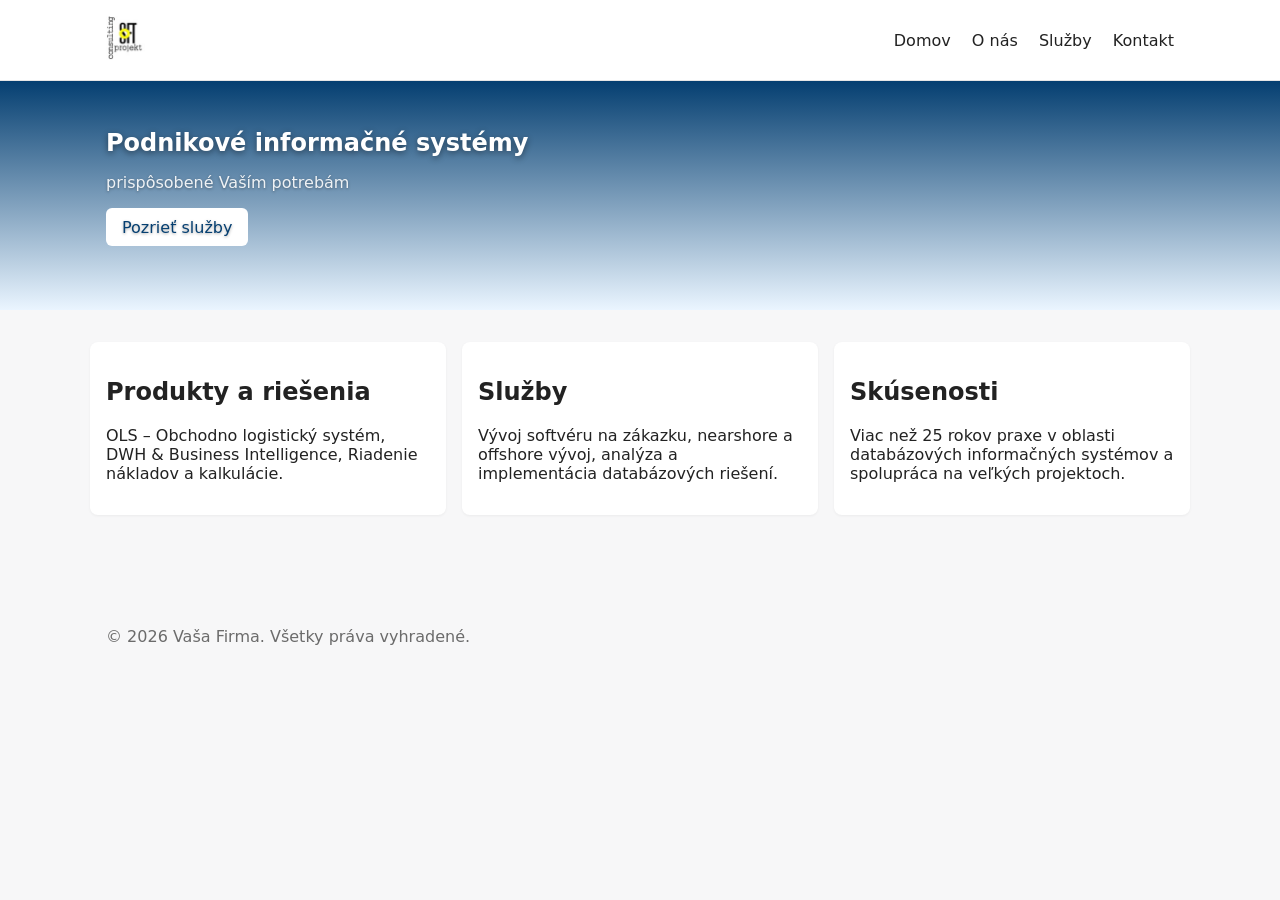
<file: webstranka/index.html>
<!doctype html>
<html lang="sk">
<head>
  <meta charset="utf-8">
  <meta name="viewport" content="width=device-width,initial-scale=1">
  <meta name="description" content="Firemná webstránka - vzorový obsah">
  <title>Firma — Domov</title>
  <link rel="stylesheet" href="styles.css">
</head>
<body>
  <header class="site-header">
    <div class="container">
      <a class="logo" href="index.html"><img src="assets/downloaded/sftc_logo1_tr.jpg" alt="Logo firmy"/></a>
      <nav class="main-nav">
        <a href="index.html">Domov</a>
        <a href="about.html">O nás</a>
        <a href="services.html">Služby</a>
        <a href="contact.html">Kontakt</a>
      </nav>
    </div>
  </header>

  <main>
    <section class="hero">
      <div class="container">
        <img class="hero-img" src="assets/downloaded/slider1.jpg" alt="Hero">
        <h1>Podnikové informačné systémy</h1>
        <p class="muted">prispôsobené Vaším potrebám</p>
        <p><a class="cta" href="services.html">Pozrieť služby</a></p>
      </div>
    </section>

    <section class="features container">
      <article>
        <h2>Produkty a riešenia</h2>
        <p>OLS – Obchodno logistický systém, DWH & Business Intelligence, Riadenie nákladov a kalkulácie.</p>
      </article>
      <article>
        <h2>Služby</h2>
        <p>Vývoj softvéru na zákazku, nearshore a offshore vývoj, analýza a implementácia databázových riešení.</p>
      </article>
      <article>
        <h2>Skúsenosti</h2>
        <p>Viac než 25 rokov praxe v oblasti databázových informačných systémov a spolupráca na veľkých projektoch.</p>
      </article>
    </section>

  </main>

  <footer class="site-footer">
    <div class="container">
      <p>&copy; <span id="year"></span> Vaša Firma. Všetky práva vyhradené.</p>
    </div>
  </footer>

  <script src="script.js"></script>
</body>
</html>
</file>
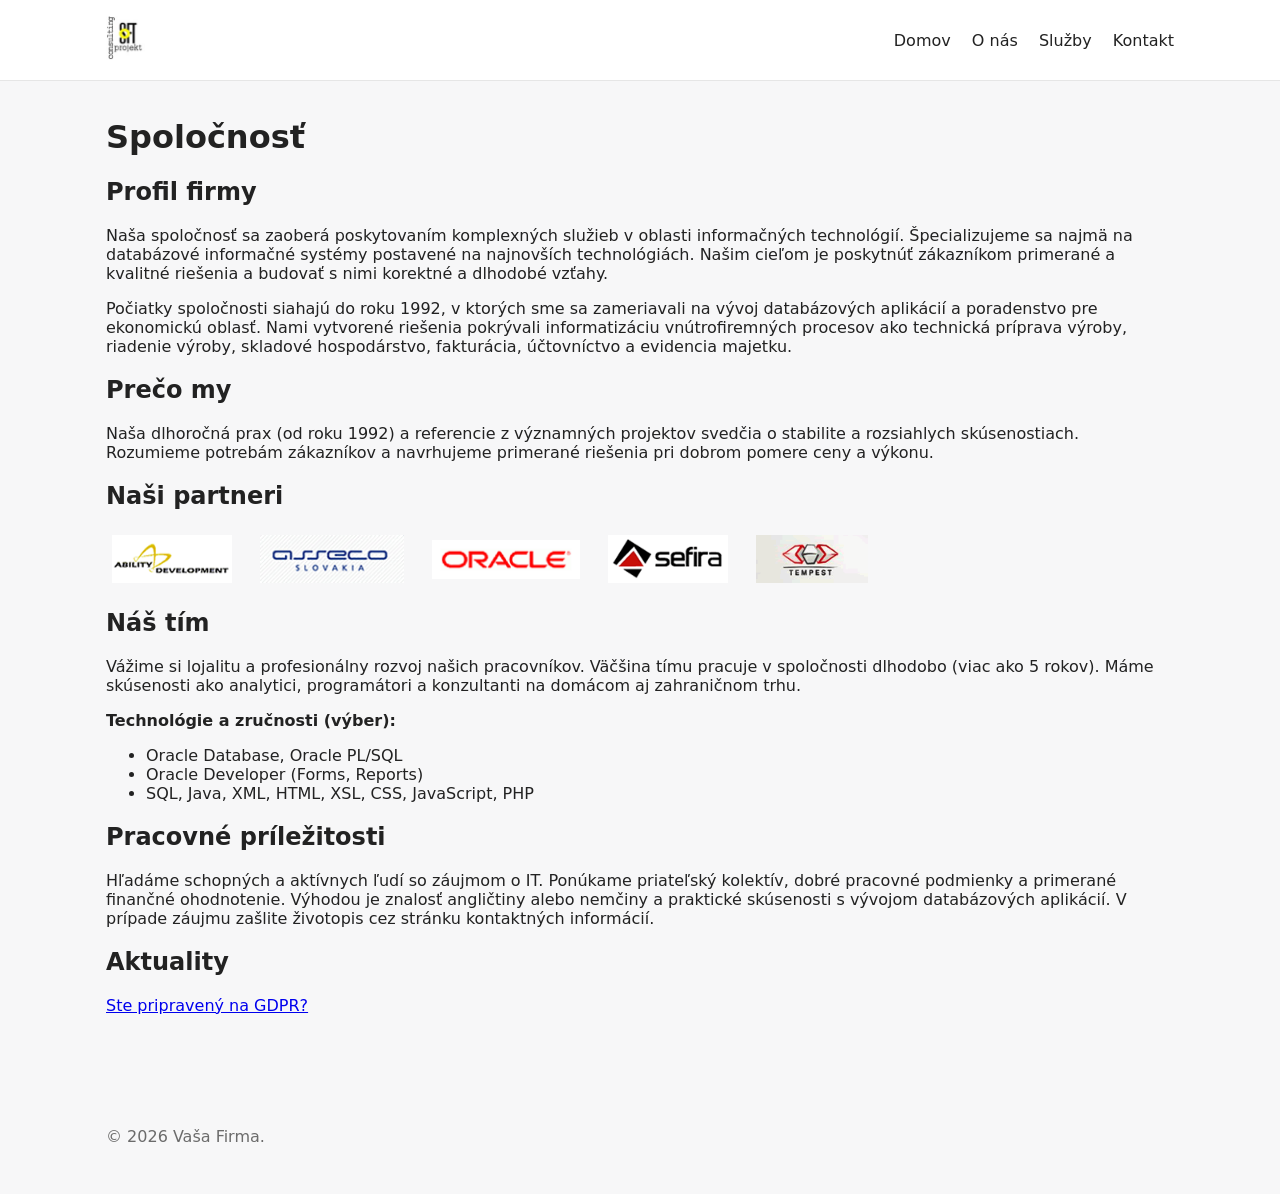
<file: webstranka/about.html>
<!doctype html>
<html lang="sk">
<head>
  <meta charset="utf-8">
  <meta name="viewport" content="width=device-width,initial-scale=1">
  <meta name="description" content="O nás - Firemná stránka">
  <title>O nás</title>
  <link rel="stylesheet" href="styles.css">
</head>
<body>
  <header class="site-header">
    <div class="container">
      <a class="logo" href="index.html"><img src="assets/downloaded/sftc_logo1_tr.jpg" alt="Logo firmy"/></a>
      <nav class="main-nav">
        <a href="index.html">Domov</a>
        <a href="about.html">O nás</a>
        <a href="services.html">Služby</a>
        <a href="contact.html">Kontakt</a>
      </nav>
    </div>
  </header>

  <main class="container">
    <h1>Spoločnosť</h1>

    <section>
      <h2>Profil firmy</h2>
      <p>Naša spoločnosť sa zaoberá poskytovaním komplexných služieb v oblasti informačných technológií. Špecializujeme sa najmä na databázové informačné systémy postavené na najnovších technológiách. Našim cieľom je poskytnúť zákazníkom primerané a kvalitné riešenia a budovať s nimi korektné a dlhodobé vzťahy.</p>
      <p>Počiatky spoločnosti siahajú do roku 1992, v ktorých sme sa zameriavali na vývoj databázových aplikácií a poradenstvo pre ekonomickú oblasť. Nami vytvorené riešenia pokrývali informatizáciu vnútrofiremných procesov ako technická príprava výroby, riadenie výroby, skladové hospodárstvo, fakturácia, účtovníctvo a evidencia majetku.</p>
    </section>

    <section>
      <h2>Prečo my</h2>
      <p>Naša dlhoročná prax (od roku 1992) a referencie z významných projektov svedčia o stabilite a rozsiahlych skúsenostiach. Rozumieme potrebám zákazníkov a navrhujeme primerané riešenia pri dobrom pomere ceny a výkonu.</p>
    </section>

    <section>
      <h2>Naši partneri</h2>
      <div class="partners">
        <img src="assets/downloaded/ability_logo150x60.gif" alt="Ability Development">
        <img src="assets/downloaded/asseco_logo150x50.gif" alt="Asseco Slovakia">
        <img src="assets/downloaded/oracle_logo150x40.gif" alt="Oracle Slovensko">
        <img src="assets/downloaded/sefira_logo150x60.gif" alt="Sefira">
        <img src="assets/downloaded/tempest_logo140x60.gif" alt="Tempest">
      </div>
    </section>

    <section>
      <h2>Náš tím</h2>
      <p>Vážime si lojalitu a profesionálny rozvoj našich pracovníkov. Väčšina tímu pracuje v spoločnosti dlhodobo (viac ako 5 rokov). Máme skúsenosti ako analytici, programátori a konzultanti na domácom aj zahraničnom trhu.</p>
      <p><strong>Technológie a zručnosti (výber):</strong></p>
      <ul>
        <li>Oracle Database, Oracle PL/SQL</li>
        <li>Oracle Developer (Forms, Reports)</li>
        <li>SQL, Java, XML, HTML, XSL, CSS, JavaScript, PHP</li>
      </ul>
    </section>

    <section>
      <h2>Pracovné príležitosti</h2>
      <p>Hľadáme schopných a aktívnych ľudí so záujmom o IT. Ponúkame priateľský kolektív, dobré pracovné podmienky a primerané finančné ohodnotenie. Výhodou je znalosť angličtiny alebo nemčiny a praktické skúsenosti s vývojom databázových aplikácií. V prípade záujmu zašlite životopis cez stránku kontaktných informácií.</p>
    </section>

    <section>
      <h2>Aktuality</h2>
      <p><a href="https://www.softprojekt.sk/web/2018/06/06/co-je-gdpr/">Ste pripravený na GDPR?</a></p>
    </section>

  </main>

  <footer class="site-footer">
    <div class="container">
      <p>&copy; <span id="year"></span> Vaša Firma.</p>
    </div>
  </footer>

  <script src="script.js"></script>
</body>
</html>
</file>
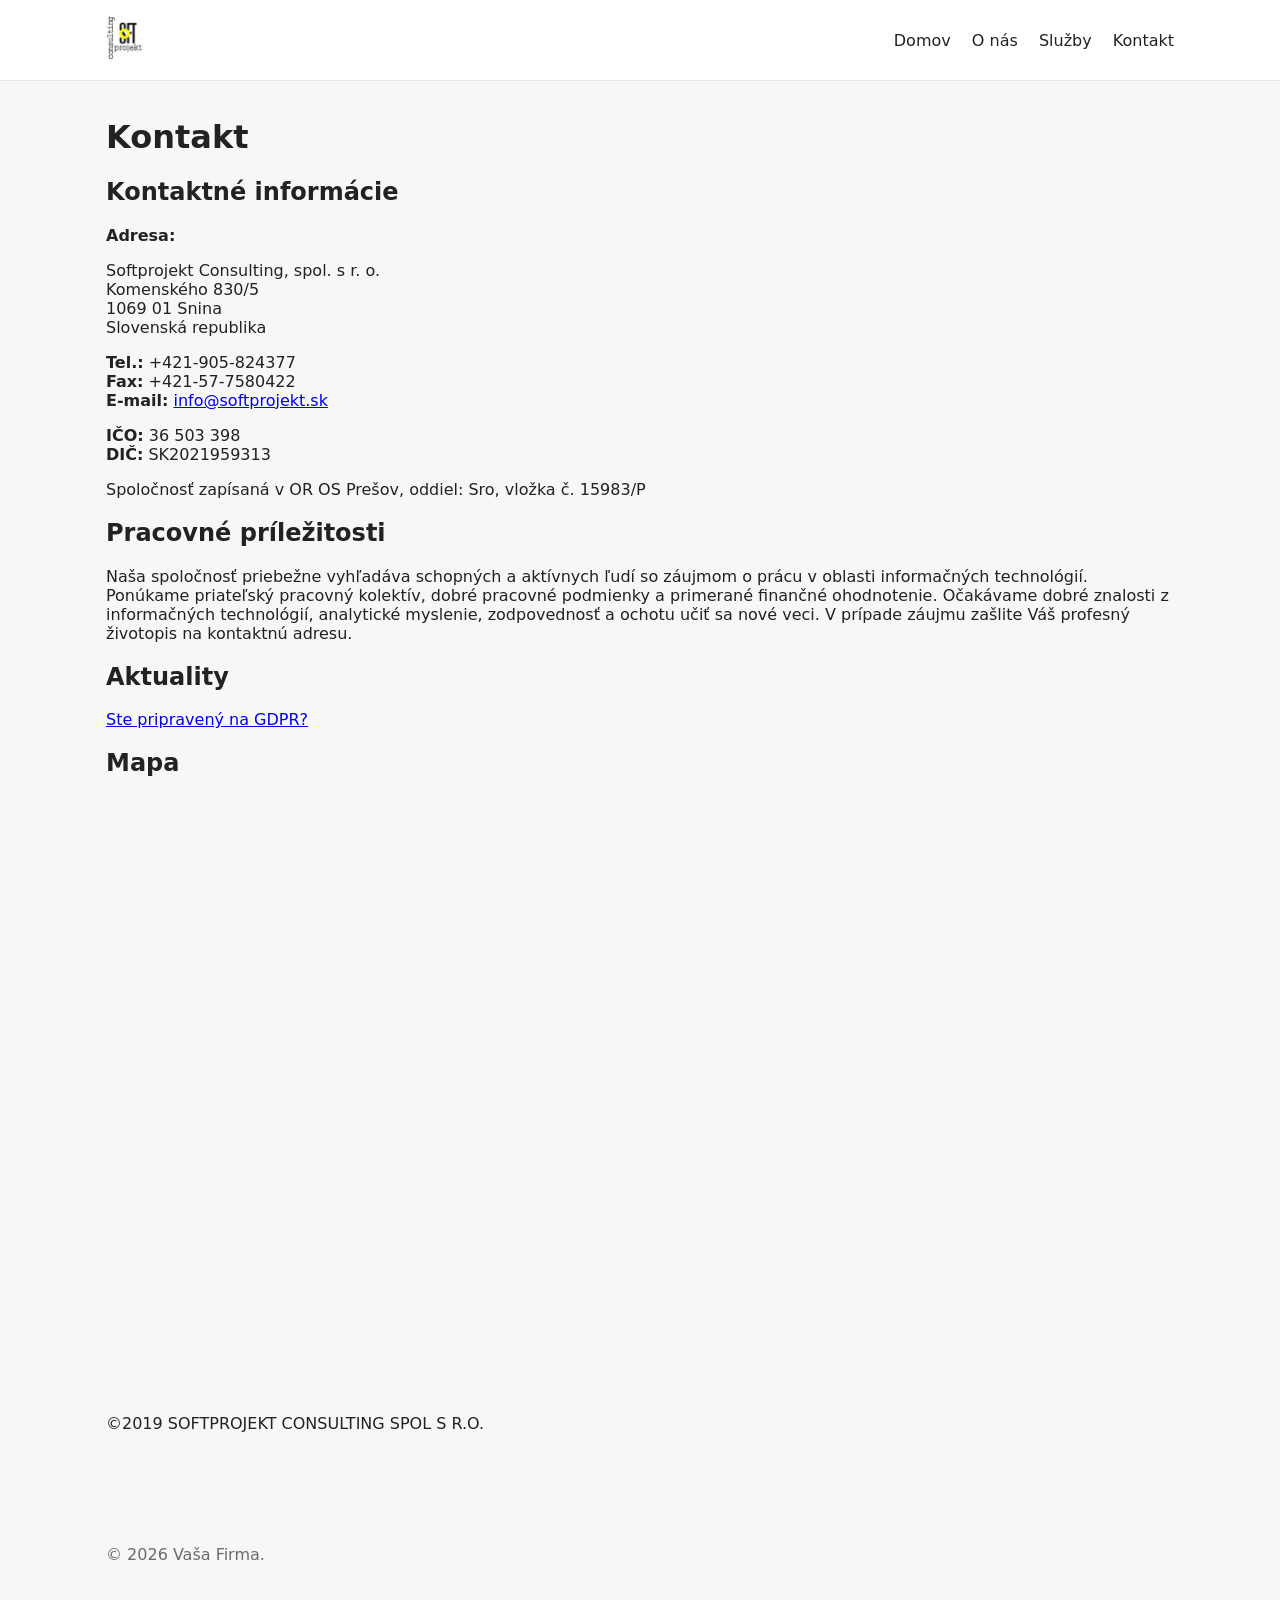
<file: webstranka/contact.html>
<!doctype html>
<html lang="sk">
<head>
  <meta charset="utf-8">
  <meta name="viewport" content="width=device-width,initial-scale=1">
  <meta name="description" content="Kontaktujte nás">
  <title>Kontakt</title>
  <link rel="stylesheet" href="styles.css">
</head>
<body>
  <header class="site-header">
    <div class="container">
      <a class="logo" href="index.html"><img src="assets/downloaded/sftc_logo1_tr.jpg" alt="Logo firmy"/></a>
      <nav class="main-nav">
        <a href="index.html">Domov</a>
        <a href="about.html">O nás</a>
        <a href="services.html">Služby</a>
        <a href="contact.html">Kontakt</a>
      </nav>
    </div>
  </header>

  <main class="container">
    <h1>Kontakt</h1>

    <section>
      <h2>Kontaktné informácie</h2>
      <p><strong>Adresa:</strong></p>
      <p>Softprojekt Consulting, spol. s r. o.<br>
      Komenského 830/5<br>
      1069 01 Snina<br>
      Slovenská republika</p>

      <p><strong>Tel.:</strong> +421-905-824377<br>
      <strong>Fax:</strong> +421-57-7580422<br>
      <strong>E-mail:</strong> <a href="mailto:info@softprojekt.sk">info@softprojekt.sk</a></p>

      <p><strong>IČO:</strong> 36 503 398<br>
      <strong>DIČ:</strong> SK2021959313</p>

      <p>Spoločnosť zapísaná v OR OS Prešov, oddiel: Sro, vložka č. 15983/P</p>
    </section>

    <section>
      <h2>Pracovné príležitosti</h2>
      <p>Naša spoločnosť priebežne vyhľadáva schopných a aktívnych ľudí so záujmom o prácu v oblasti informačných technológií. Ponúkame priateľský pracovný kolektív, dobré pracovné podmienky a primerané finančné ohodnotenie. Očakávame dobré znalosti z informačných technológií, analytické myslenie, zodpovednosť a ochotu učiť sa nové veci. V prípade záujmu zašlite Váš profesný životopis na kontaktnú adresu.</p>
    </section>

    <section>
      <h2>Aktuality</h2>
      <p><a href="https://www.softprojekt.sk/web/2018/06/06/co-je-gdpr/">Ste pripravený na GDPR?</a></p>
    </section>

    <section>
      <h2>Mapa</h2>
      <div class="map-container">
        <iframe loading="lazy" referrerpolicy="no-referrer-when-downgrade" src="https://www.google.com/maps?q=Komensk%C3%A9ho+830%2F5+Snina&hl=sk&z=15&output=embed" title="Mapa: Softprojekt Consulting, Komenského 830/5"></iframe>
      </div>
    </section>

    <p>©2019 SOFTPROJEKT CONSULTING SPOL S R.O.</p>
  </main>

  <footer class="site-footer">
    <div class="container">
      <p>&copy; <span id="year"></span> Vaša Firma.</p>
    </div>
  </footer>

  <script src="script.js"></script>
</body>
</html>
</file>
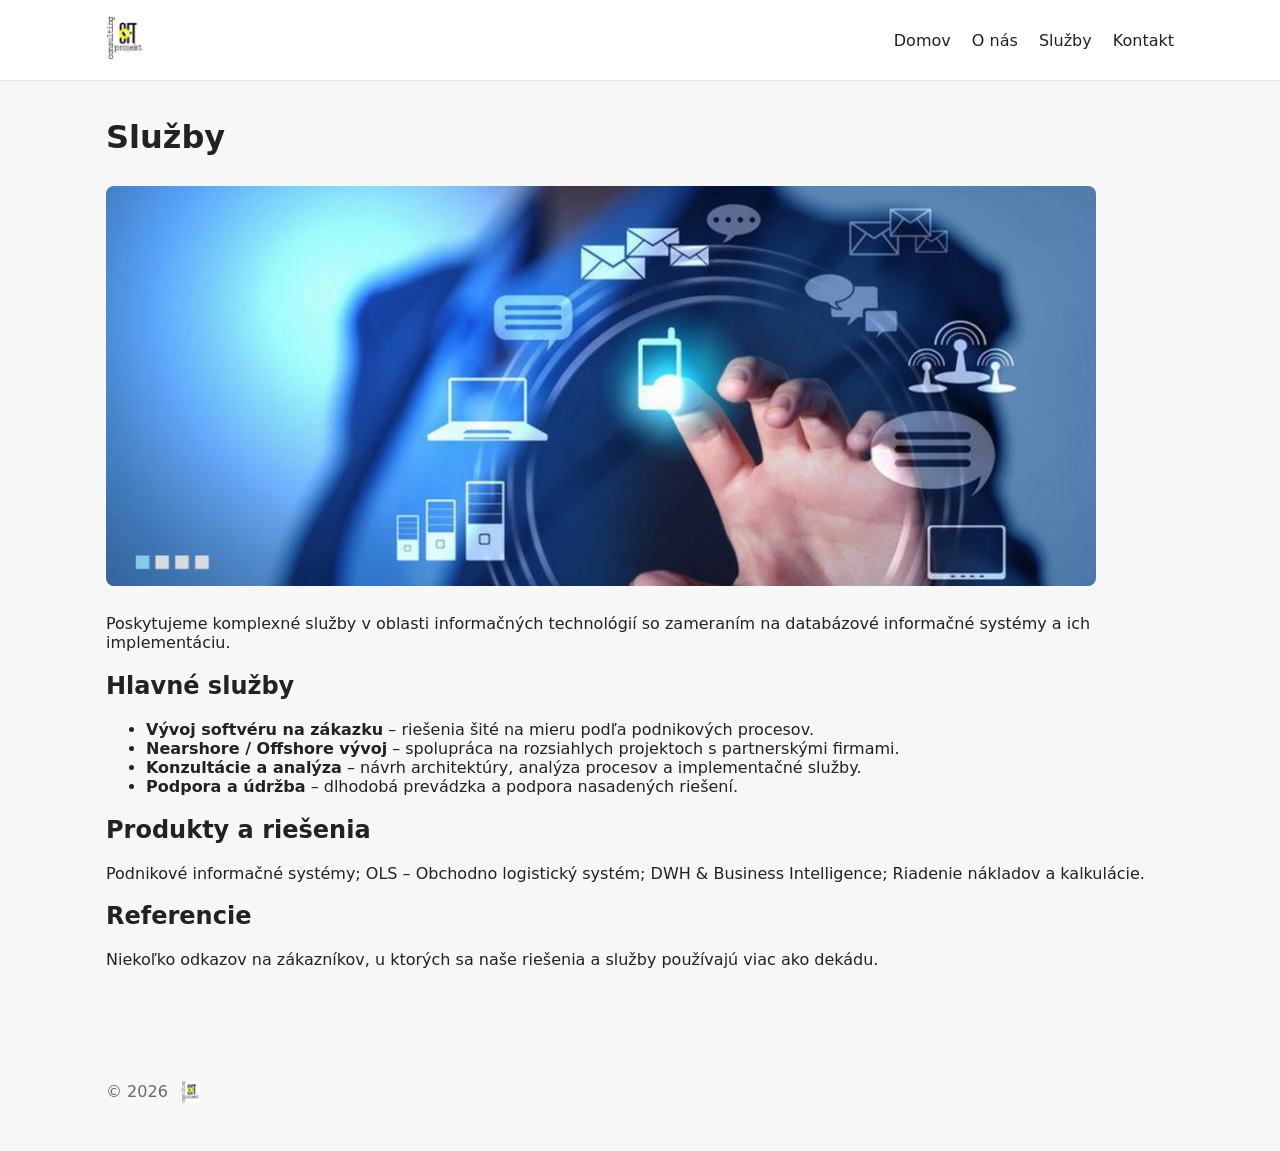
<file: webstranka/services.html>
<!doctype html>
<html lang="sk">
<head>
  <meta charset="utf-8">
  <meta name="viewport" content="width=device-width,initial-scale=1">
  <meta name="description" content="Služby - Firemná stránka">
  <title>Služby</title>
  <link rel="stylesheet" href="styles.css">
</head>
<body>
  <header class="site-header">
    <div class="container">
      <a class="logo" href="index.html"><img src="assets/downloaded/sftc_logo1_tr.jpg" alt="Logo firmy"/></a>
      <nav class="main-nav">
        <a href="index.html">Domov</a>
        <a href="about.html">O nás</a>
        <a href="services.html">Služby</a>
        <a href="contact.html">Kontakt</a>
      </nav>
    </div>
  </header>

  <main class="container">
    <h1>Služby</h1>
    <img src="assets/downloaded/it1.jpg" alt="Služby" style="max-width:100%;border-radius:8px;margin:0.5rem 0;">
    <p>Poskytujeme komplexné služby v oblasti informačných technológií so zameraním na databázové informačné systémy a ich implementáciu.</p>

    <section>
      <h2>Hlavné služby</h2>
      <ul class="services-list">
        <li><strong>Vývoj softvéru na zákazku</strong> – riešenia šité na mieru podľa podnikových procesov.</li>
        <li><strong>Nearshore / Offshore vývoj</strong> – spolupráca na rozsiahlych projektoch s partnerskými firmami.</li>
        <li><strong>Konzultácie a analýza</strong> – návrh architektúry, analýza procesov a implementačné služby.</li>
        <li><strong>Podpora a údržba</strong> – dlhodobá prevádzka a podpora nasadených riešení.</li>
      </ul>
    </section>

    <section>
      <h2>Produkty a riešenia</h2>
      <p>Podnikové informačné systémy; OLS – Obchodno logistický systém; DWH &amp; Business Intelligence; Riadenie nákladov a kalkulácie.</p>
    </section>

    <section>
      <h2>Referencie</h2>
      <p>Niekoľko odkazov na zákazníkov, u ktorých sa naše riešenia a služby používajú viac ako dekádu.</p>
    </section>

  </main>

  <footer class="site-footer">
    <div class="container">
      <p>&copy; <span id="year"></span>
        <a href="index.html"><img src="assets/downloaded/sftc_logo1_tr.jpg" alt="Logo" style="height:22px;vertical-align:middle;margin-left:8px;"></a>
      </p>
    </div>
  </footer>

  <script src="script.js"></script>
</body>
</html>
</file>
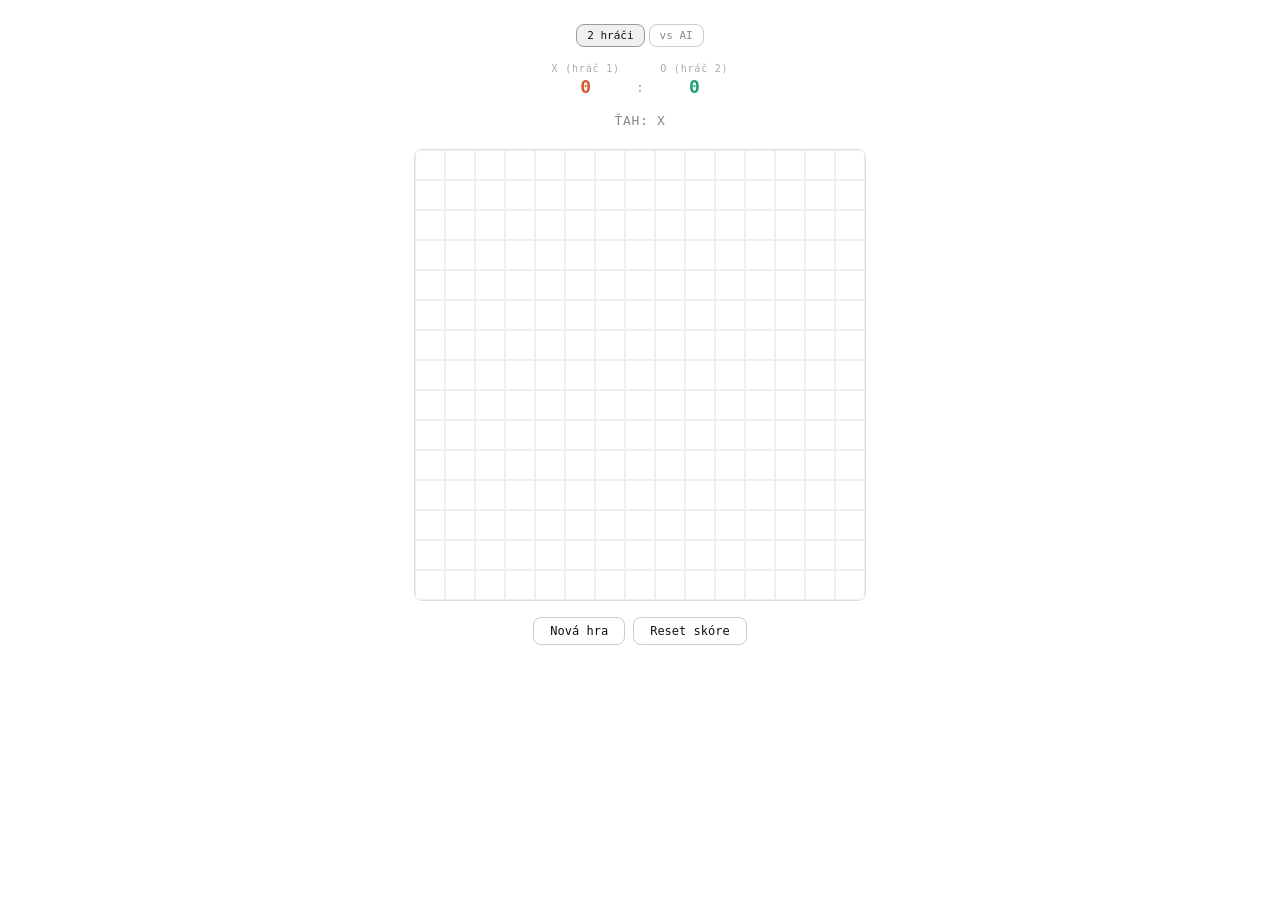
<file: hry/html/piskvorky/piskvory.html>
<!DOCTYPE html>
<html lang="sk">
<head>
<meta charset="UTF-8">
<meta name="viewport" content="width=device-width, initial-scale=1.0">
<title>Piškvorky</title>
<style>
  *{box-sizing:border-box;margin:0;padding:0}
  body{background:#fff;color:#111;font-family:monospace;display:flex;justify-content:center}
  @media(prefers-color-scheme:dark){body{background:#1a1a1a;color:#eee}}
  #app{display:flex;flex-direction:column;align-items:center;padding:1.5rem 1rem;gap:1rem}
  #status{font-size:13px;color:#888;letter-spacing:0.05em;text-transform:uppercase;height:20px}
  canvas{cursor:pointer;border:0.5px solid #ddd;border-radius:8px}
  @media(prefers-color-scheme:dark){canvas{border-color:#333}}
  #controls{display:flex;gap:8px}
  button{font-family:monospace;font-size:12px;padding:6px 16px;border:0.5px solid #ccc;border-radius:8px;background:#fff;color:#111;cursor:pointer}
  button:hover{background:#f5f5f5}
  @media(prefers-color-scheme:dark){button{background:#2a2a2a;color:#eee;border-color:#444} button:hover{background:#333}}
  #score{display:flex;gap:16px;align-items:center}
  .sc{display:flex;flex-direction:column;align-items:center;gap:2px}
  .sc .lbl{font-size:10px;letter-spacing:0.08em;color:#aaa}
  .sc .val{font-size:18px;font-weight:700}
  #mode-toggle{display:flex;gap:4px}
  .mtbtn{padding:4px 10px;font-size:11px;font-family:monospace;border:0.5px solid #ccc;border-radius:8px;background:transparent;color:#888;cursor:pointer}
  .mtbtn.active{background:#f0f0f0;color:#111;border-color:#999}
  @media(prefers-color-scheme:dark){.mtbtn{border-color:#444;color:#888}.mtbtn.active{background:#333;color:#eee;border-color:#666}}
</style>
</head>
<body>
<div id="app">
  <div id="mode-toggle">
    <button class="mtbtn active" id="pvp-btn" onclick="setMode('pvp')">2 hráči</button>
    <button class="mtbtn" id="ai-btn" onclick="setMode('ai')">vs AI</button>
  </div>
  <div id="score">
    <div class="sc"><span class="lbl">X (hráč 1)</span><span class="val" id="sx" style="color:#D85A30">0</span></div>
    <div class="sc"><span class="lbl">&nbsp;</span><span style="font-size:14px;color:#aaa">:</span></div>
    <div class="sc"><span class="lbl" id="o-label">O (hráč 2)</span><span class="val" id="so" style="color:#1D9E75">0</span></div>
  </div>
  <div id="status">Ťah: X</div>
  <canvas id="c"></canvas>
  <div id="controls">
    <button onclick="resetGame()">Nová hra</button>
    <button onclick="resetScore()">Reset skóre</button>
  </div>
</div>
<script>
const N=15,WIN=5;
const SIZE=Math.min(450,Math.floor(window.innerWidth*0.94));
const CELL=Math.floor(SIZE/N);
let board=[],cur='X',over=false,scores={X:0,O:0},mode='pvp',winCells=[];

const canvas=document.getElementById('c');
canvas.width=canvas.height=CELL*N;
const ctx=canvas.getContext('2d');

const isDark=()=>window.matchMedia('(prefers-color-scheme:dark)').matches;

function colors(){
  return isDark()
    ?{bg:'#1e1e1e',line:'#333',x:'#e8734a',o:'#2ecc9a',win:'#2d2d2d'}
    :{bg:'#fff',line:'#e0e0e0',x:'#D85A30',o:'#1D9E75',win:'#f0f0f0'};
}

function draw(){
  const C=colors();
  ctx.clearRect(0,0,canvas.width,canvas.height);
  ctx.fillStyle=C.bg;
  ctx.fillRect(0,0,canvas.width,canvas.height);
  for(let r=0;r<N;r++){
    for(let c=0;c<N;c++){
      const x=c*CELL,y=r*CELL,i=r*N+c;
      if(winCells.includes(i)){ctx.fillStyle=C.win;ctx.fillRect(x,y,CELL,CELL);}
      ctx.strokeStyle=C.line;ctx.lineWidth=0.5;
      ctx.strokeRect(x+0.5,y+0.5,CELL-1,CELL-1);
      const v=board[i];
      if(v){
        ctx.fillStyle=v==='X'?C.x:C.o;
        ctx.font=`bold ${Math.floor(CELL*0.55)}px monospace`;
        ctx.textAlign='center';ctx.textBaseline='middle';
        ctx.fillText(v,x+CELL/2,y+CELL/2);
      }
    }
  }
}

function getCell(e){
  const rect=canvas.getBoundingClientRect();
  const scaleX=canvas.width/rect.width,scaleY=canvas.height/rect.height;
  const cx=(e.clientX-rect.left)*scaleX,cy=(e.clientY-rect.top)*scaleY;
  const c=Math.floor(cx/CELL),r=Math.floor(cy/CELL);
  if(r<0||r>=N||c<0||c>=N)return -1;
  return r*N+c;
}

canvas.onclick=e=>{const i=getCell(e);if(i>=0)play(i);};

function play(i){
  if(over||i<0||board[i])return;
  board[i]=cur;
  const w=checkWin(board,i,cur);
  if(w){winCells=w;draw();endGame(cur);return;}
  if(board.every(x=>x)){draw();document.getElementById('status').textContent='Remíza!';over=true;return;}
  cur=cur==='X'?'O':'X';
  document.getElementById('status').textContent='Ťah: '+cur;
  draw();
  if(mode==='ai'&&cur==='O'&&!over)setTimeout(aiMove,250);
}

function checkWin(b,idx,p){
  const r=Math.floor(idx/N),c=idx%N;
  const dirs=[[0,1],[1,0],[1,1],[1,-1]];
  for(const [dr,dc] of dirs){
    let cells=[idx];
    for(let s=1;s<WIN;s++){const nr=r+dr*s,nc=c+dc*s;if(nr<0||nr>=N||nc<0||nc>=N||b[nr*N+nc]!==p)break;cells.push(nr*N+nc);}
    for(let s=1;s<WIN;s++){const nr=r-dr*s,nc=c-dc*s;if(nr<0||nr>=N||nc<0||nc>=N||b[nr*N+nc]!==p)break;cells.push(nr*N+nc);}
    if(cells.length>=WIN)return cells;
  }
  return null;
}

function endGame(p){
  over=true;scores[p]++;
  document.getElementById('s'+p.toLowerCase()).textContent=scores[p];
  document.getElementById('status').textContent='Vyhral: '+p+'!';
}

function scoreBoard(b,p){
  let s=0;
  for(let i=0;i<N*N;i++){
    if(!b[i])continue;
    const r=Math.floor(i/N),c=i%N;
    const dirs=[[0,1],[1,0],[1,1],[1,-1]];
    for(const [dr,dc] of dirs){
      let cnt=1,open=0,blocked=0;
      for(let s2=1;s2<WIN;s2++){const nr=r+dr*s2,nc=c+dc*s2;if(nr<0||nr>=N||nc<0||nc>=N){blocked++;break;}if(b[nr*N+nc]===b[i])cnt++;else if(!b[nr*N+nc]){open++;break;}else{blocked++;break;}}
      for(let s2=1;s2<WIN;s2++){const nr=r-dr*s2,nc=c-dc*s2;if(nr<0||nr>=N||nc<0||nc>=N){blocked++;break;}if(b[nr*N+nc]===b[i])cnt++;else if(!b[nr*N+nc]){open++;break;}else{blocked++;break;}}
      if(cnt>=WIN){s+=b[i]===p?1e8:-1e8;}
      else if(cnt===4&&open>0){s+=b[i]===p?1e5:-1e5;}
      else if(cnt===3&&open>1){s+=b[i]===p?1e3:-1e3;}
      else if(cnt===2&&open>1){s+=b[i]===p?10:-10;}
    }
  }
  return s;
}

function aiMove(){
  if(over)return;
  let best=-Infinity,bestI=-1;
  const cands=getCandidates(board);
  for(const i of cands){
    board[i]='O';let s=scoreBoard(board,'O');
    board[i]='X';let s2=scoreBoard(board,'O');
    board[i]='';
    const f=s-s2;if(f>best){best=f;bestI=i;}
  }
  if(bestI<0)for(let i=0;i<N*N;i++){if(!board[i]){bestI=i;break;}}
  play(bestI);
}

function getCandidates(b){
  const set=new Set();
  for(let i=0;i<N*N;i++){
    if(!b[i])continue;
    const r=Math.floor(i/N),c=i%N;
    for(let dr=-2;dr<=2;dr++)for(let dc=-2;dc<=2;dc++){
      const nr=r+dr,nc=c+dc;
      if(nr>=0&&nr<N&&nc>=0&&nc<N&&!b[nr*N+nc])set.add(nr*N+nc);
    }
  }
  if(!set.size){const mid=Math.floor(N/2);set.add(mid*N+mid);}
  return [...set];
}

function setMode(m){
  mode=m;
  document.getElementById('pvp-btn').className='mtbtn'+(m==='pvp'?' active':'');
  document.getElementById('ai-btn').className='mtbtn'+(m==='ai'?' active':'');
  document.getElementById('o-label').textContent=m==='ai'?'O (AI)':'O (hráč 2)';
  resetGame();
}

function resetGame(){board=Array(N*N).fill('');cur='X';over=false;winCells=[];draw();document.getElementById('status').textContent='Ťah: X';}
function resetScore(){scores={X:0,O:0};document.getElementById('sx').textContent=0;document.getElementById('so').textContent=0;resetGame();}

resetGame();
</script>
</body>
</html>
</file>
<file: webstranka/styles.css>
:root{
  --bg:#f7f7f8;
  --primary:#0b74de;
  --primary-dark:#053f71;
  --primary-light:#eaf5ff;
  --muted:#6b6b6b;
  --max-width:1100px;
  --radius:8px;
}
*{box-sizing:border-box}
body{font-family:Inter, system-ui, Arial, sans-serif;margin:0;background:var(--bg);color:#222}
.container{max-width:var(--max-width);margin:0 auto;padding:1rem}
.site-header{background:#fff;border-bottom:1px solid #e6e6e6}
.site-header .container{display:flex;align-items:center;justify-content:space-between}
.logo img{height:44px}
.main-nav a{margin-left:1rem;color:#222;text-decoration:none}
.hero{padding:2rem 0;background:linear-gradient(to bottom,var(--primary-dark),var(--primary-light));overflow:hidden}
.hero .container{position:relative;color:#fff}
.hero-img{display:none}
.hero h1{margin:0 0 .5rem;color:#fff;text-shadow:0 2px 6px rgba(0,0,0,0.45)}
.hero p{color:rgba(255,255,255,0.9);text-shadow:0 1px 3px rgba(0,0,0,0.35)}

.hero .cta{background:#fff;color:var(--primary-dark);padding:.6rem 1rem;border-radius:6px;text-decoration:none;display:inline-block}
.cta{display:inline-block;padding:.6rem 1rem;background:var(--primary);color:#fff;border-radius:6px;text-decoration:none}
.features{display:grid;grid-template-columns:repeat(auto-fit,minmax(220px,1fr));gap:1rem;padding:2rem 0}
.partners{display:flex;gap:1rem;align-items:center;flex-wrap:wrap}
.partners img{max-height:60px;max-width:160px;object-fit:contain;background:transparent;padding:6px}
.features article{background:#fff;padding:1rem;border-radius:var(--radius);box-shadow:0 1px 3px rgba(0,0,0,.05)}
.site-footer{padding:1rem 0;margin-top:2rem;color:var(--muted)}

.contact-form{display:grid;gap:.6rem;max-width:600px}
.contact-form label{display:block}
.contact-form input,.contact-form textarea{width:100%;padding:.6rem;border:1px solid #ddd;border-radius:6px}
.contact-form button{background:var(--primary);color:#fff;border:none;padding:.6rem 1rem;border-radius:6px;cursor:pointer}
.form-message{margin-top:.5rem;color:green}

@media(max-width:600px){
  .main-nav{display:none}
  .site-header .container{padding:.5rem}
}

@media(max-width:900px){
  .hero-img{max-height:320px}
  .partners img{max-height:48px}
}

@media(max-width:480px){
  .hero{padding:1rem 0}
  .hero-img{max-height:200px;border-radius:6px}
  .partners img{max-height:36px}
}

/* Responsive map container */
.map-container{position:relative;padding-bottom:56.25%;height:0;overflow:hidden;border-radius:8px;margin:1rem 0}
.map-container iframe{position:absolute;top:0;left:0;width:100%;height:100%;border:0}
</file>
